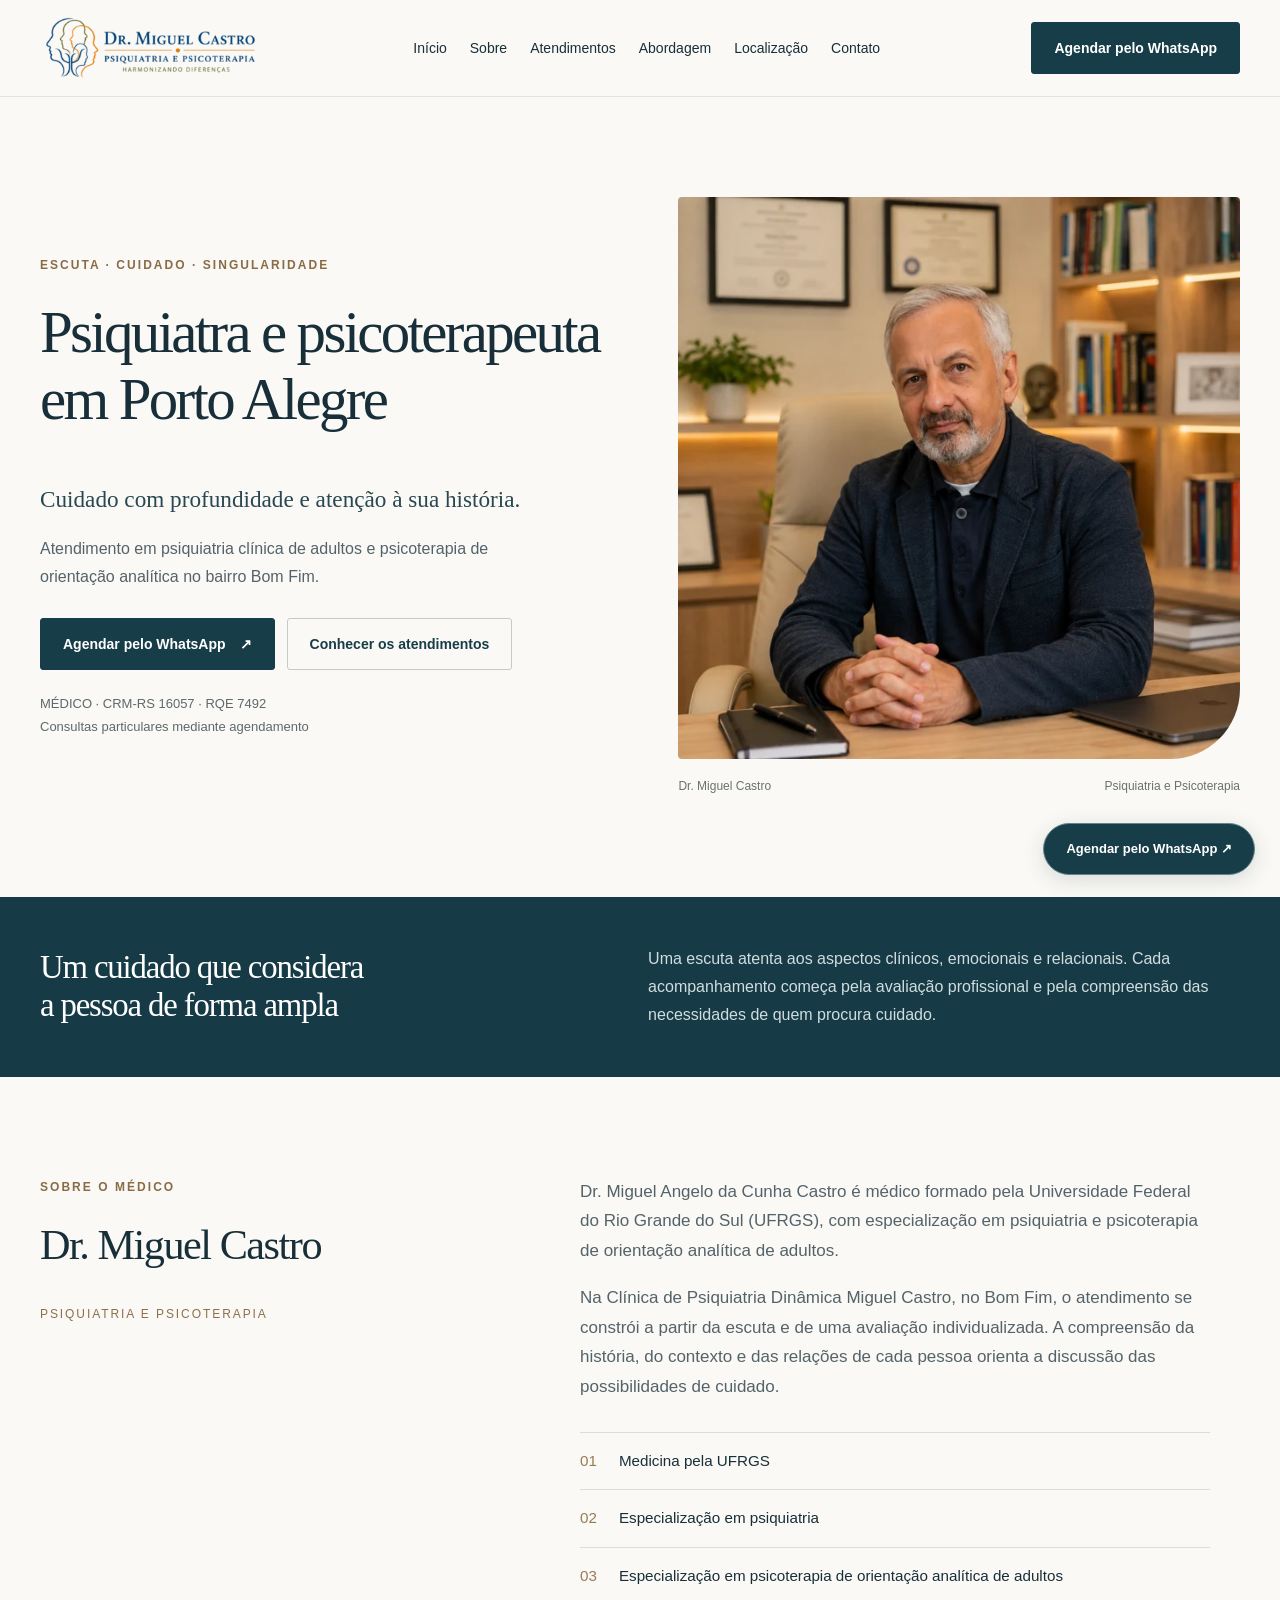
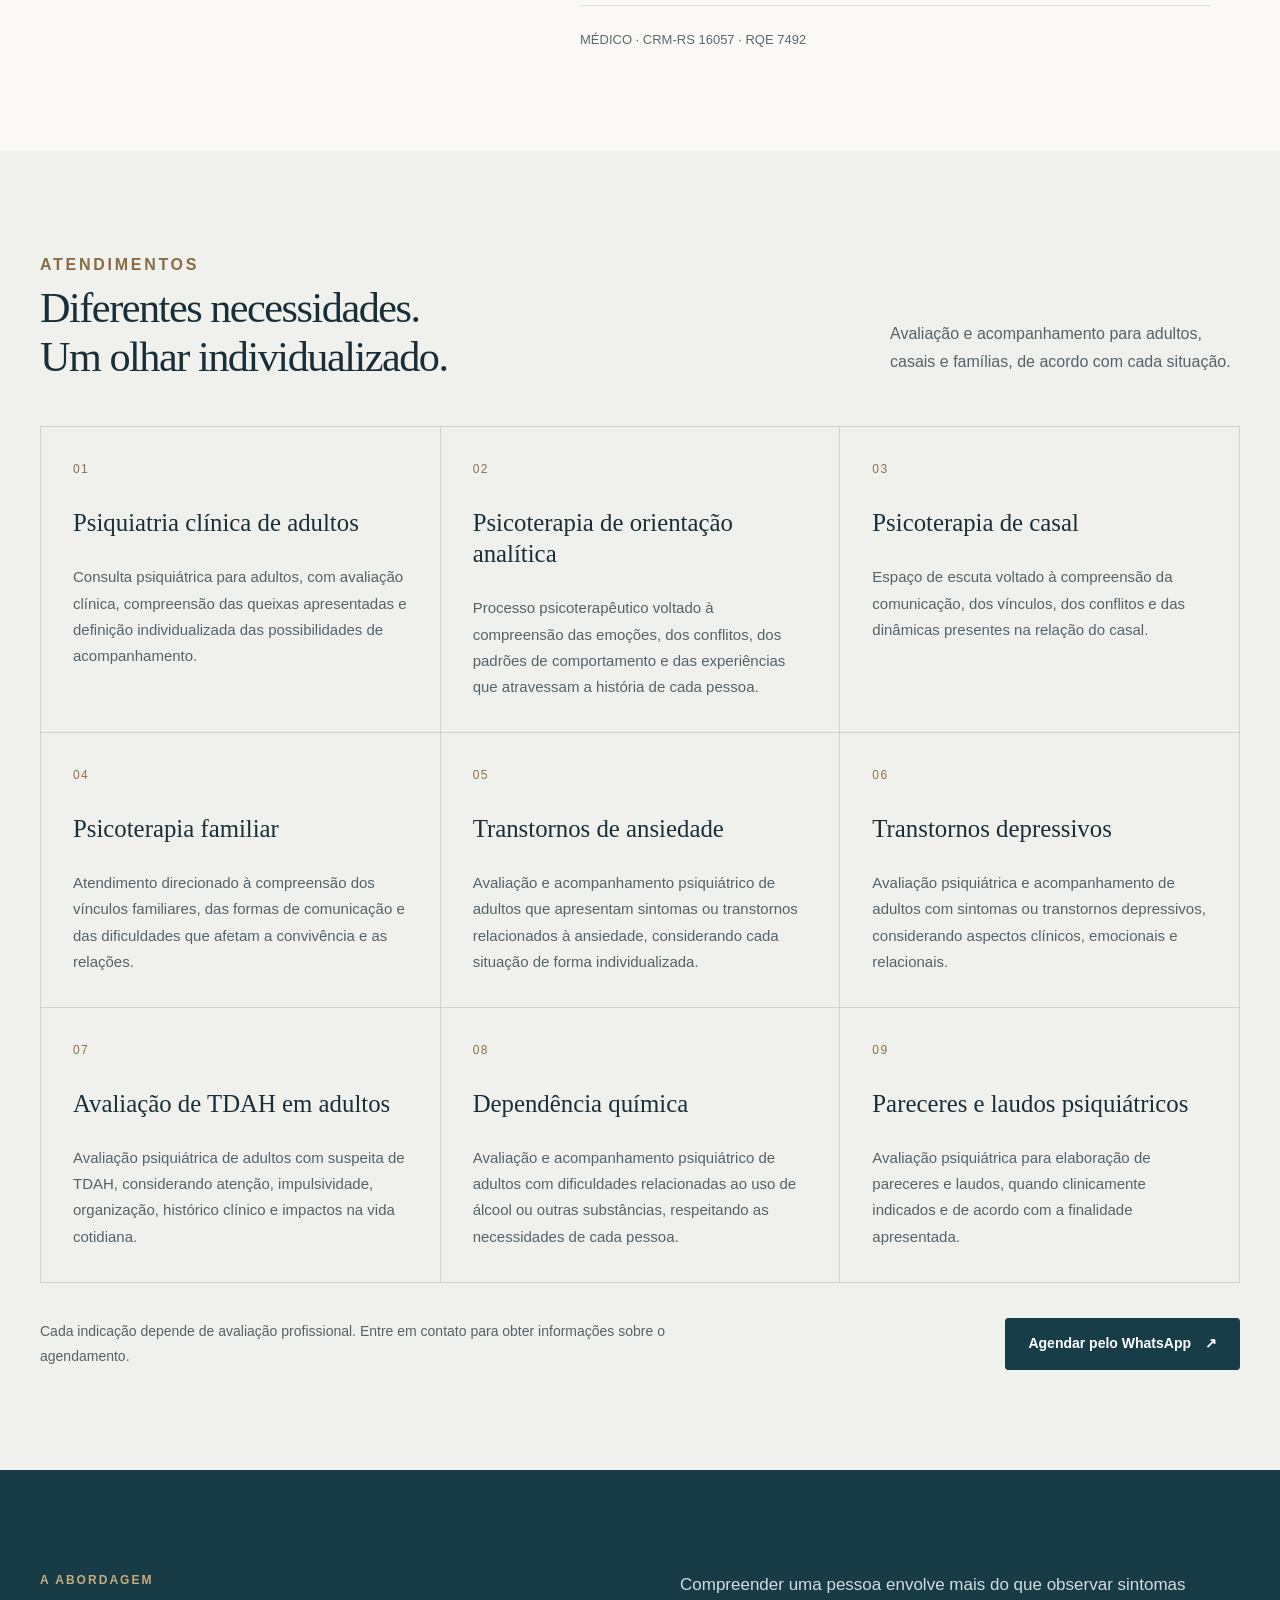
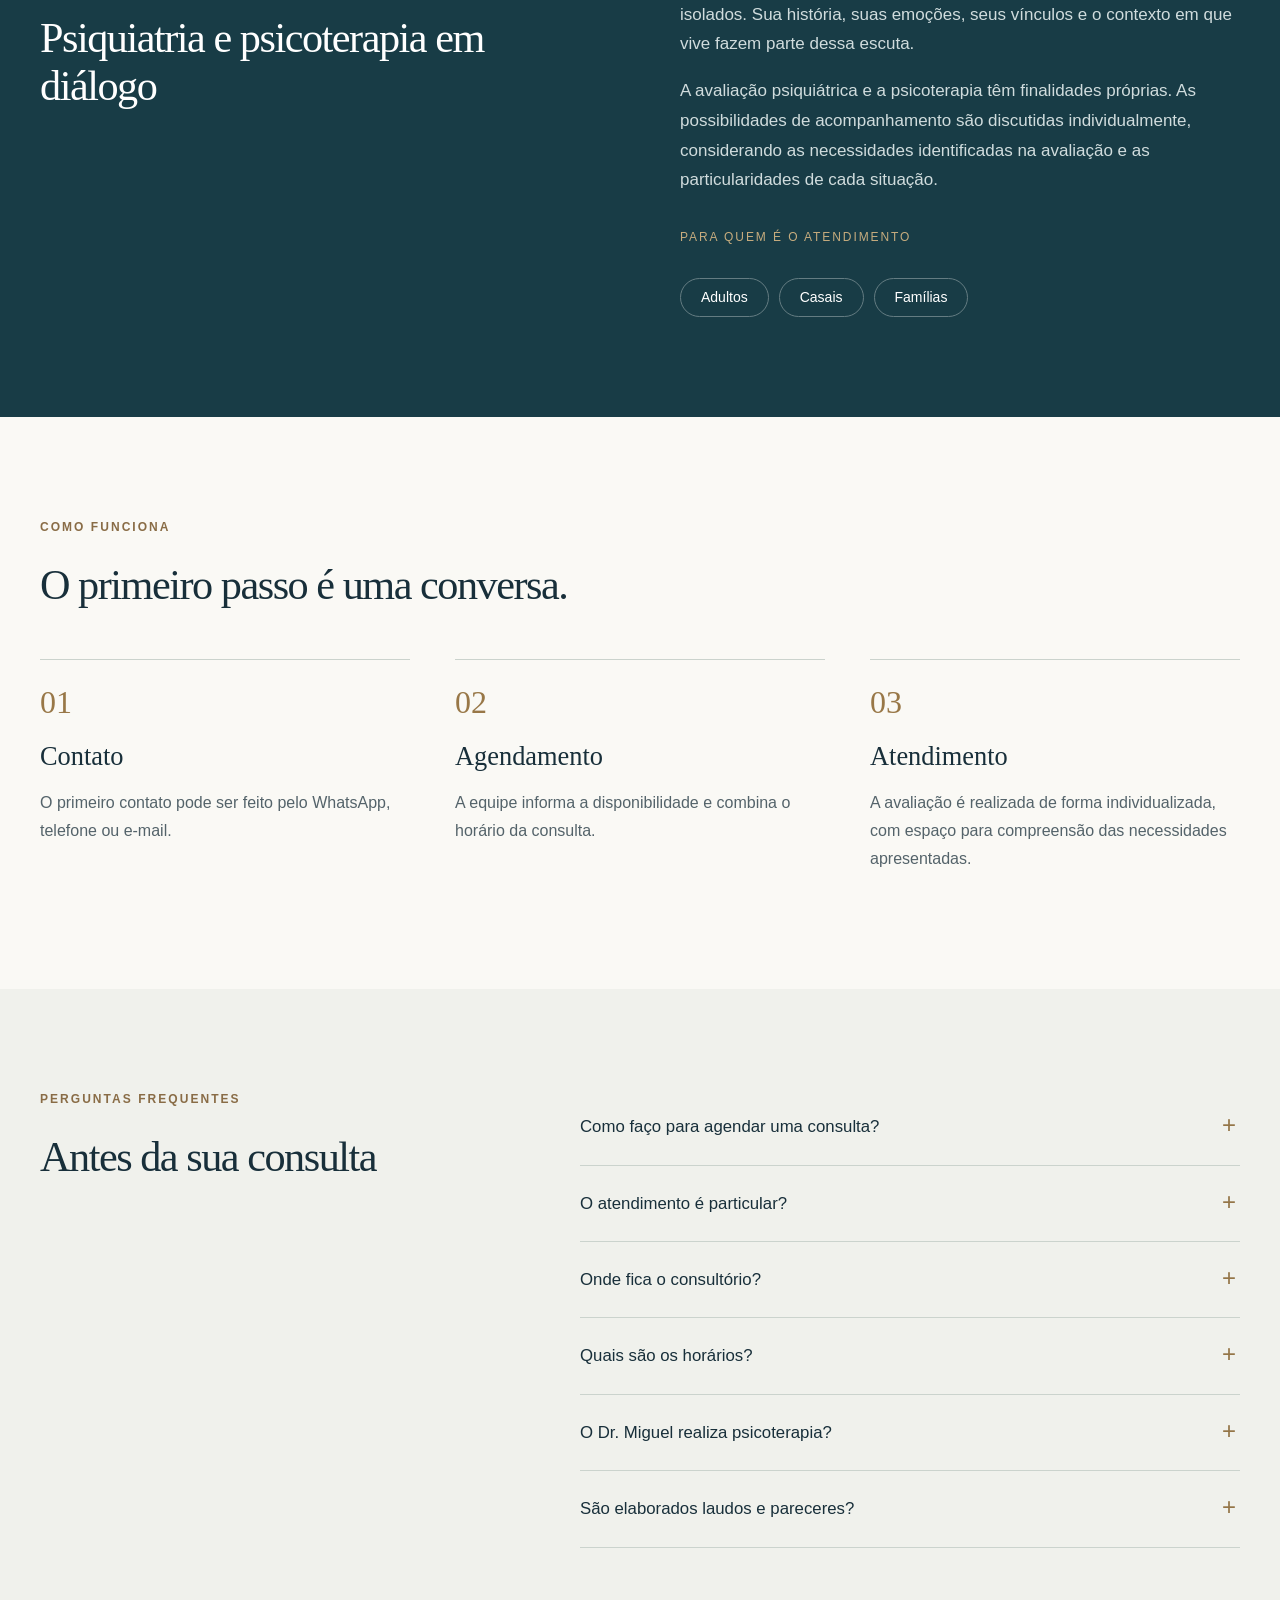
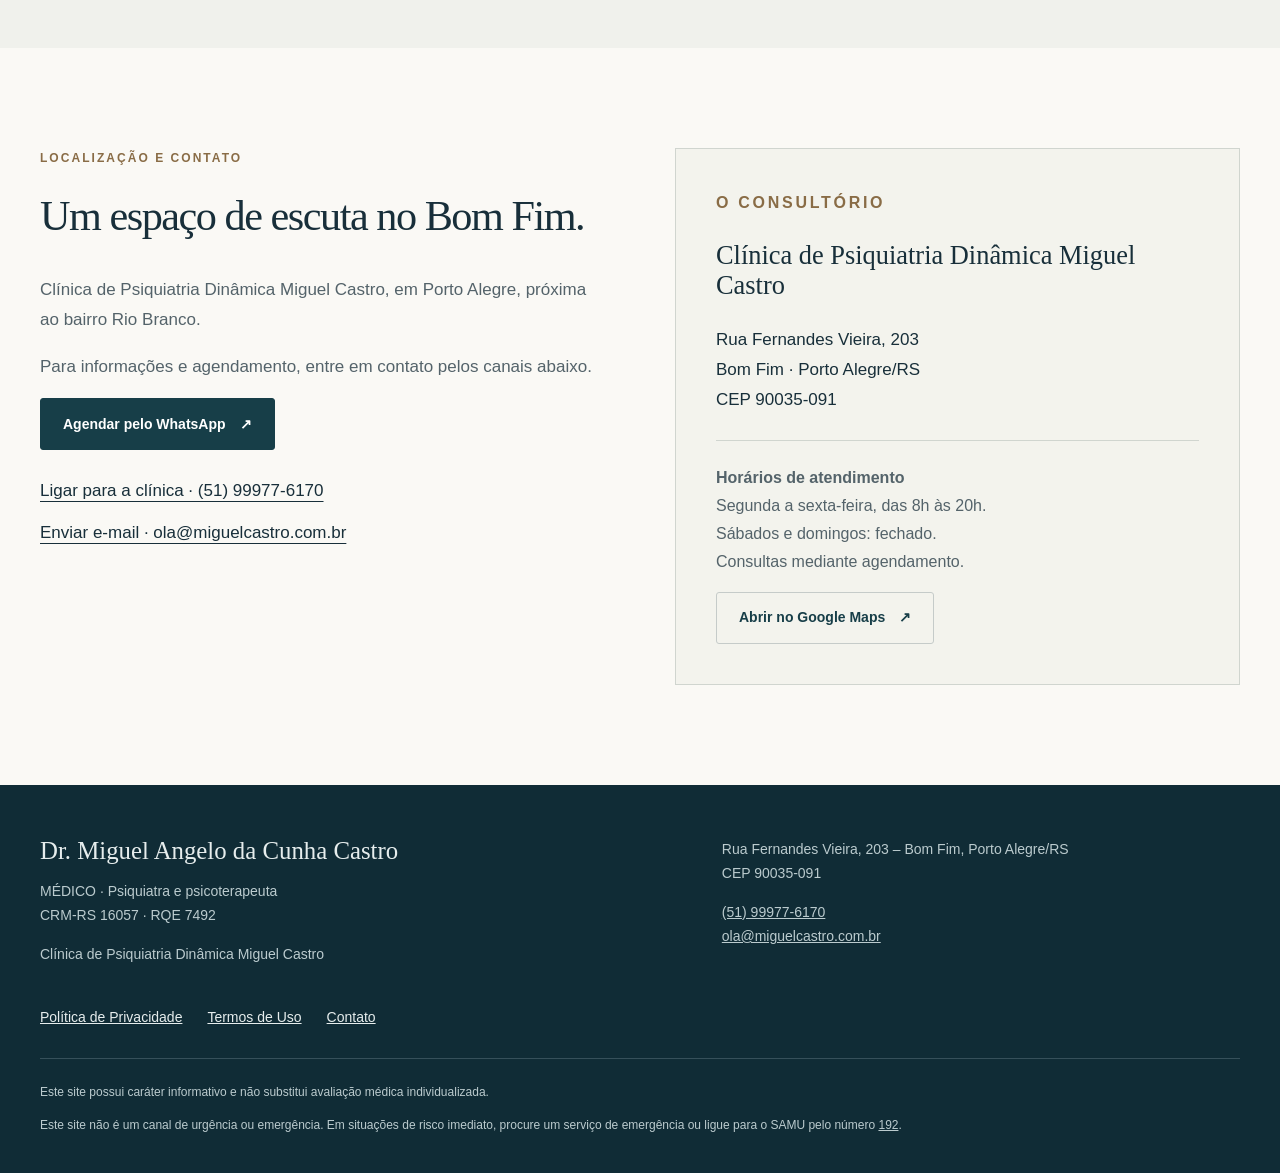
<file: index.html>
<!doctype html><html lang="pt-BR"><head><meta charset="utf-8"><meta name="viewport" content="width=device-width,initial-scale=1"><title>Dr. Miguel Castro | Psiquiatra e Psicoterapeuta em Porto Alegre</title><meta name="description" content="Psiquiatria clínica de adultos e psicoterapia de orientação analítica no bairro Bom Fim, em Porto Alegre. Atendimento particular mediante agendamento."><link rel="canonical" href="https://miguelcastro.com.br/"><link rel="stylesheet" href="/style.css?v=3"><link rel="icon" type="image/svg+xml" href="data:image/svg+xml,%3Csvg xmlns='http://www.w3.org/2000/svg' viewBox='0 0 64 64'%3E%3Crect width='64' height='64' rx='10' fill='%23173b46'/%3E%3Ctext x='32' y='42' font-family='Georgia' font-size='30' text-anchor='middle' fill='%23e8d9ba'%3EMC%3C/text%3E%3C/svg%3E"><script type="application/ld+json">{"@context": "https://schema.org", "@graph": [{"@type": "Physician", "@id": "https://miguelcastro.com.br/#medico", "name": "Dr. Miguel Angelo da Cunha Castro", "medicalSpecialty": "https://schema.org/Psychiatric", "description": "Médico psiquiatra e psicoterapeuta. CRM-RS 16057 · RQE 7492.", "identifier": [{"@type": "PropertyValue", "propertyID": "CRM-RS", "value": "16057"}, {"@type": "PropertyValue", "propertyID": "RQE", "value": "7492"}], "address": {"@type": "PostalAddress", "streetAddress": "Rua Fernandes Vieira, 203", "addressLocality": "Porto Alegre", "addressRegion": "RS", "postalCode": "90035-091", "addressCountry": "BR"}, "telephone": "+5551999776170", "email": "ola@miguelcastro.com.br", "url": "https://miguelcastro.com.br/", "areaServed": "Porto Alegre", "availableLanguage": "pt-BR"}, {"@type": "MedicalClinic", "@id": "https://miguelcastro.com.br/#clinica", "name": "Clínica de Psiquiatria Dinâmica Miguel Castro", "medicalSpecialty": "https://schema.org/Psychiatric", "address": {"@type": "PostalAddress", "streetAddress": "Rua Fernandes Vieira, 203", "addressLocality": "Porto Alegre", "addressRegion": "RS", "postalCode": "90035-091", "addressCountry": "BR"}, "telephone": "+5551999776170", "email": "ola@miguelcastro.com.br", "url": "https://miguelcastro.com.br/", "areaServed": "Porto Alegre", "openingHoursSpecification": [{"@type": "OpeningHoursSpecification", "dayOfWeek": ["Monday", "Tuesday", "Wednesday", "Thursday", "Friday"], "opens": "08:00", "closes": "20:00"}]}]}</script></head><body>
<a class="skip" href="#conteudo">Pular para o conteúdo</a><header><div class="wrap header-row"><a class="brand" href="/#inicio" aria-label="Dr. Miguel Castro — início"><img src="/logo-final.png" width="300" height="100" alt="Dr. Miguel Castro — Psiquiatria e Psicoterapia"></a><button class="menu-toggle" aria-expanded="false" aria-controls="menu">Menu</button><nav id="menu" aria-label="Navegação principal"><a href="#inicio">Início</a><a href="#sobre">Sobre</a><a href="#atendimentos">Atendimentos</a><a href="#abordagem">Abordagem</a><a href="#localizacao">Localização</a><a href="#contato">Contato</a></nav><a class="btn header-cta" data-wa href="https://wa.me/5551999776170">Agendar pelo WhatsApp</a></div></header>
<main id="conteudo"><section class="hero" id="inicio"><div class="wrap hero-grid"><div class="hero-copy"><p class="eyebrow">Escuta · Cuidado · Singularidade</p><h1>Psiquiatra e psicoterapeuta em Porto Alegre</h1><p class="lead">Cuidado com profundidade e atenção à sua história.</p><p class="hero-description">Atendimento em psiquiatria clínica de adultos e psicoterapia de orientação analítica no bairro Bom Fim.</p><div class="actions"><a class="btn" data-wa href="https://wa.me/5551999776170">Agendar pelo WhatsApp <span aria-hidden="true">↗</span></a><a class="btn secondary" href="#atendimentos">Conhecer os atendimentos</a></div><p class="credentials">MÉDICO · CRM-RS 16057 · RQE 7492<br>Consultas particulares mediante agendamento</p></div><div class="hero-photo"><picture><source type="image/webp" srcset="/miguel-640.webp 640w, /miguel-1000.webp 1000w, /miguel-1254.webp 1254w" sizes="(max-width:760px) 100vw, 48vw"><img src="/miguel.jpg" width="1254" height="1254" fetchpriority="high" alt="Dr. Miguel Castro, psiquiatra e psicoterapeuta em seu consultório em Porto Alegre."></picture><div class="photo-caption"><span>Dr. Miguel Castro</span><span>Psiquiatria e Psicoterapia</span></div></div></div></section><section class="intro-strip"><div class="wrap"><h2>Um cuidado que considera<br>a pessoa de forma ampla</h2><p>Uma escuta atenta aos aspectos clínicos, emocionais e relacionais. Cada acompanhamento começa pela avaliação profissional e pela compreensão das necessidades de quem procura cuidado.</p></div></section><section class="section" id="sobre"><div class="wrap split"><div><p class="eyebrow">Sobre o médico</p><h2>Dr. Miguel Castro</h2><p class="section-label">Psiquiatria e Psicoterapia</p></div><div class="about-body"><p>Dr. Miguel Angelo da Cunha Castro é médico formado pela Universidade Federal do Rio Grande do Sul (UFRGS), com especialização em psiquiatria e psicoterapia de orientação analítica de adultos.</p><p>Na Clínica de Psiquiatria Dinâmica Miguel Castro, no Bom Fim, o atendimento se constrói a partir da escuta e de uma avaliação individualizada. A compreensão da história, do contexto e das relações de cada pessoa orienta a discussão das possibilidades de cuidado.</p><div class="qualifications"><div class="qualification"><span>01</span>Medicina pela UFRGS</div><div class="qualification"><span>02</span>Especialização em psiquiatria</div><div class="qualification"><span>03</span>Especialização em psicoterapia de orientação analítica de adultos</div></div><p class="credentials">MÉDICO · CRM-RS 16057 · RQE 7492</p></div></div></section>
<section class="section muted-section" id="atendimentos"><div class="wrap"><div class="section-top"><div><p class="eyebrow">Atendimentos</p><h2>Diferentes necessidades.<br>Um olhar individualizado.</h2></div><p>Avaliação e acompanhamento para adultos, casais e famílias, de acordo com cada situação.</p></div><div class="cards"><article class="card"><span class="number">01</span><h3>Psiquiatria clínica de adultos</h3><p>Consulta psiquiátrica para adultos, com avaliação clínica, compreensão das queixas apresentadas e definição individualizada das possibilidades de acompanhamento.</p></article><article class="card"><span class="number">02</span><h3>Psicoterapia de orientação analítica</h3><p>Processo psicoterapêutico voltado à compreensão das emoções, dos conflitos, dos padrões de comportamento e das experiências que atravessam a história de cada pessoa.</p></article><article class="card"><span class="number">03</span><h3>Psicoterapia de casal</h3><p>Espaço de escuta voltado à compreensão da comunicação, dos vínculos, dos conflitos e das dinâmicas presentes na relação do casal.</p></article><article class="card"><span class="number">04</span><h3>Psicoterapia familiar</h3><p>Atendimento direcionado à compreensão dos vínculos familiares, das formas de comunicação e das dificuldades que afetam a convivência e as relações.</p></article><article class="card"><span class="number">05</span><h3>Transtornos de ansiedade</h3><p>Avaliação e acompanhamento psiquiátrico de adultos que apresentam sintomas ou transtornos relacionados à ansiedade, considerando cada situação de forma individualizada.</p></article><article class="card"><span class="number">06</span><h3>Transtornos depressivos</h3><p>Avaliação psiquiátrica e acompanhamento de adultos com sintomas ou transtornos depressivos, considerando aspectos clínicos, emocionais e relacionais.</p></article><article class="card"><span class="number">07</span><h3>Avaliação de TDAH em adultos</h3><p>Avaliação psiquiátrica de adultos com suspeita de TDAH, considerando atenção, impulsividade, organização, histórico clínico e impactos na vida cotidiana.</p></article><article class="card"><span class="number">08</span><h3>Dependência química</h3><p>Avaliação e acompanhamento psiquiátrico de adultos com dificuldades relacionadas ao uso de álcool ou outras substâncias, respeitando as necessidades de cada pessoa.</p></article><article class="card"><span class="number">09</span><h3>Pareceres e laudos psiquiátricos</h3><p>Avaliação psiquiátrica para elaboração de pareceres e laudos, quando clinicamente indicados e de acordo com a finalidade apresentada.</p></article></div><div class="services-end"><p>Cada indicação depende de avaliação profissional. Entre em contato para obter informações sobre o agendamento.</p><a class="btn" data-wa href="https://wa.me/5551999776170">Agendar pelo WhatsApp <span aria-hidden="true">↗</span></a></div></div></section><section class="section approach" id="abordagem"><div class="wrap split"><div><p class="eyebrow">A abordagem</p><h2>Psiquiatria e psicoterapia em diálogo</h2></div><div><p>Compreender uma pessoa envolve mais do que observar sintomas isolados. Sua história, suas emoções, seus vínculos e o contexto em que vive fazem parte dessa escuta.</p><p>A avaliação psiquiátrica e a psicoterapia têm finalidades próprias. As possibilidades de acompanhamento são discutidas individualmente, considerando as necessidades identificadas na avaliação e as particularidades de cada situação.</p><p class="section-label" style="color:#c6ac7e;margin-top:32px">Para quem é o atendimento</p><div class="audience"><span>Adultos</span><span>Casais</span><span>Famílias</span></div></div></div></section>
<section class="section"><div class="wrap"><p class="eyebrow">Como funciona</p><h2>O primeiro passo é uma conversa.</h2><div class="steps"><article class="step"><span class="step-num">01</span><h3>Contato</h3><p>O primeiro contato pode ser feito pelo WhatsApp, telefone ou e-mail.</p></article><article class="step"><span class="step-num">02</span><h3>Agendamento</h3><p>A equipe informa a disponibilidade e combina o horário da consulta.</p></article><article class="step"><span class="step-num">03</span><h3>Atendimento</h3><p>A avaliação é realizada de forma individualizada, com espaço para compreensão das necessidades apresentadas.</p></article></div></div></section>
<section class="section muted-section"><div class="wrap split"><div><p class="eyebrow">Perguntas frequentes</p><h2>Antes da sua consulta</h2></div><div class="faq"><details><summary>Como faço para agendar uma consulta?</summary><p>O agendamento é realizado pelo WhatsApp ou telefone: <a href="tel:+5551999776170">(51) 99977-6170</a>.</p></details><details><summary>O atendimento é particular?</summary><p>Sim. O atendimento é particular, mediante agendamento.</p></details><details><summary>Onde fica o consultório?</summary><p>Na Rua Fernandes Vieira, 203, no bairro Bom Fim, em Porto Alegre.</p></details><details><summary>Quais são os horários?</summary><p>De segunda a sexta-feira, das 8h às 20h, mediante agendamento. Sábados e domingos: fechado.</p></details><details><summary>O Dr. Miguel realiza psicoterapia?</summary><p>Sim. A atuação inclui psicoterapia de orientação analítica de adultos, além de psicoterapia de casal e familiar.</p></details><details><summary>São elaborados laudos e pareceres?</summary><p>A clínica realiza avaliações para pareceres e laudos psiquiátricos quando clinicamente indicados e conforme a finalidade apresentada.</p></details></div></div></section><section class="section" id="localizacao"><div class="wrap contact-grid"><div><p class="eyebrow">Localização e contato</p><h2>Um espaço de escuta no Bom Fim.</h2><p>Clínica de Psiquiatria Dinâmica Miguel Castro, em Porto Alegre, próxima ao bairro Rio Branco.</p><div id="contato"><p>Para informações e agendamento, entre em contato pelos canais abaixo.</p><div class="actions"><a class="btn" data-wa href="https://wa.me/5551999776170">Agendar pelo WhatsApp <span aria-hidden="true">↗</span></a></div><div class="contact-links"><a href="tel:+5551999776170">Ligar para a clínica · (51) 99977-6170</a><a href="mailto:ola@miguelcastro.com.br">Enviar e-mail · ola@miguelcastro.com.br</a></div></div></div><div class="address-card"><p class="eyebrow">O consultório</p><h3>Clínica de Psiquiatria Dinâmica Miguel Castro</h3><address style="font-style:normal">Rua Fernandes Vieira, 203<br>Bom Fim · Porto Alegre/RS<br>CEP 90035-091</address><div class="hours"><p><strong>Horários de atendimento</strong><br>Segunda a sexta-feira, das 8h às 20h.<br>Sábados e domingos: fechado.<br>Consultas mediante agendamento.</p></div><a class="btn secondary" href="https://www.google.com/maps/search/?api=1&amp;query=Rua%20Fernandes%20Vieira%2C%20203%2C%20Bom%20Fim%2C%20Porto%20Alegre%2C%20RS%2C%2090035-091" target="_blank" rel="noopener noreferrer">Abrir no Google Maps <span aria-hidden="true">↗</span></a></div></div></section></main><footer><div class="wrap"><div class="footer-top"><div><div class="footer-name">Dr. Miguel Angelo da Cunha Castro</div><p>MÉDICO · Psiquiatra e psicoterapeuta<br>CRM-RS 16057 · RQE 7492</p><p>Clínica de Psiquiatria Dinâmica Miguel Castro</p></div><div><p>Rua Fernandes Vieira, 203 – Bom Fim, Porto Alegre/RS<br>CEP 90035-091</p><p><a href="tel:+5551999776170">(51) 99977-6170</a><br><a href="mailto:ola@miguelcastro.com.br">ola@miguelcastro.com.br</a></p></div></div><div class="footer-links"><a href="/privacidade.html">Política de Privacidade</a><a href="/termos.html">Termos de Uso</a><a href="/#contato">Contato</a></div><div class="footer-bottom"><p>Este site possui caráter informativo e não substitui avaliação médica individualizada.</p><p>Este site não é um canal de urgência ou emergência. Em situações de risco imediato, procure um serviço de emergência ou ligue para o SAMU pelo número <a href="tel:192">192</a>.</p></div></div></footer><a class="btn floating" data-wa href="https://wa.me/5551999776170">Agendar pelo WhatsApp ↗</a><div class="mobile-bar"><a class="btn" data-wa href="https://wa.me/5551999776170">Agendar pelo WhatsApp <span aria-hidden="true">↗</span></a></div><script src="/app.js" defer></script></body></html>
</file>
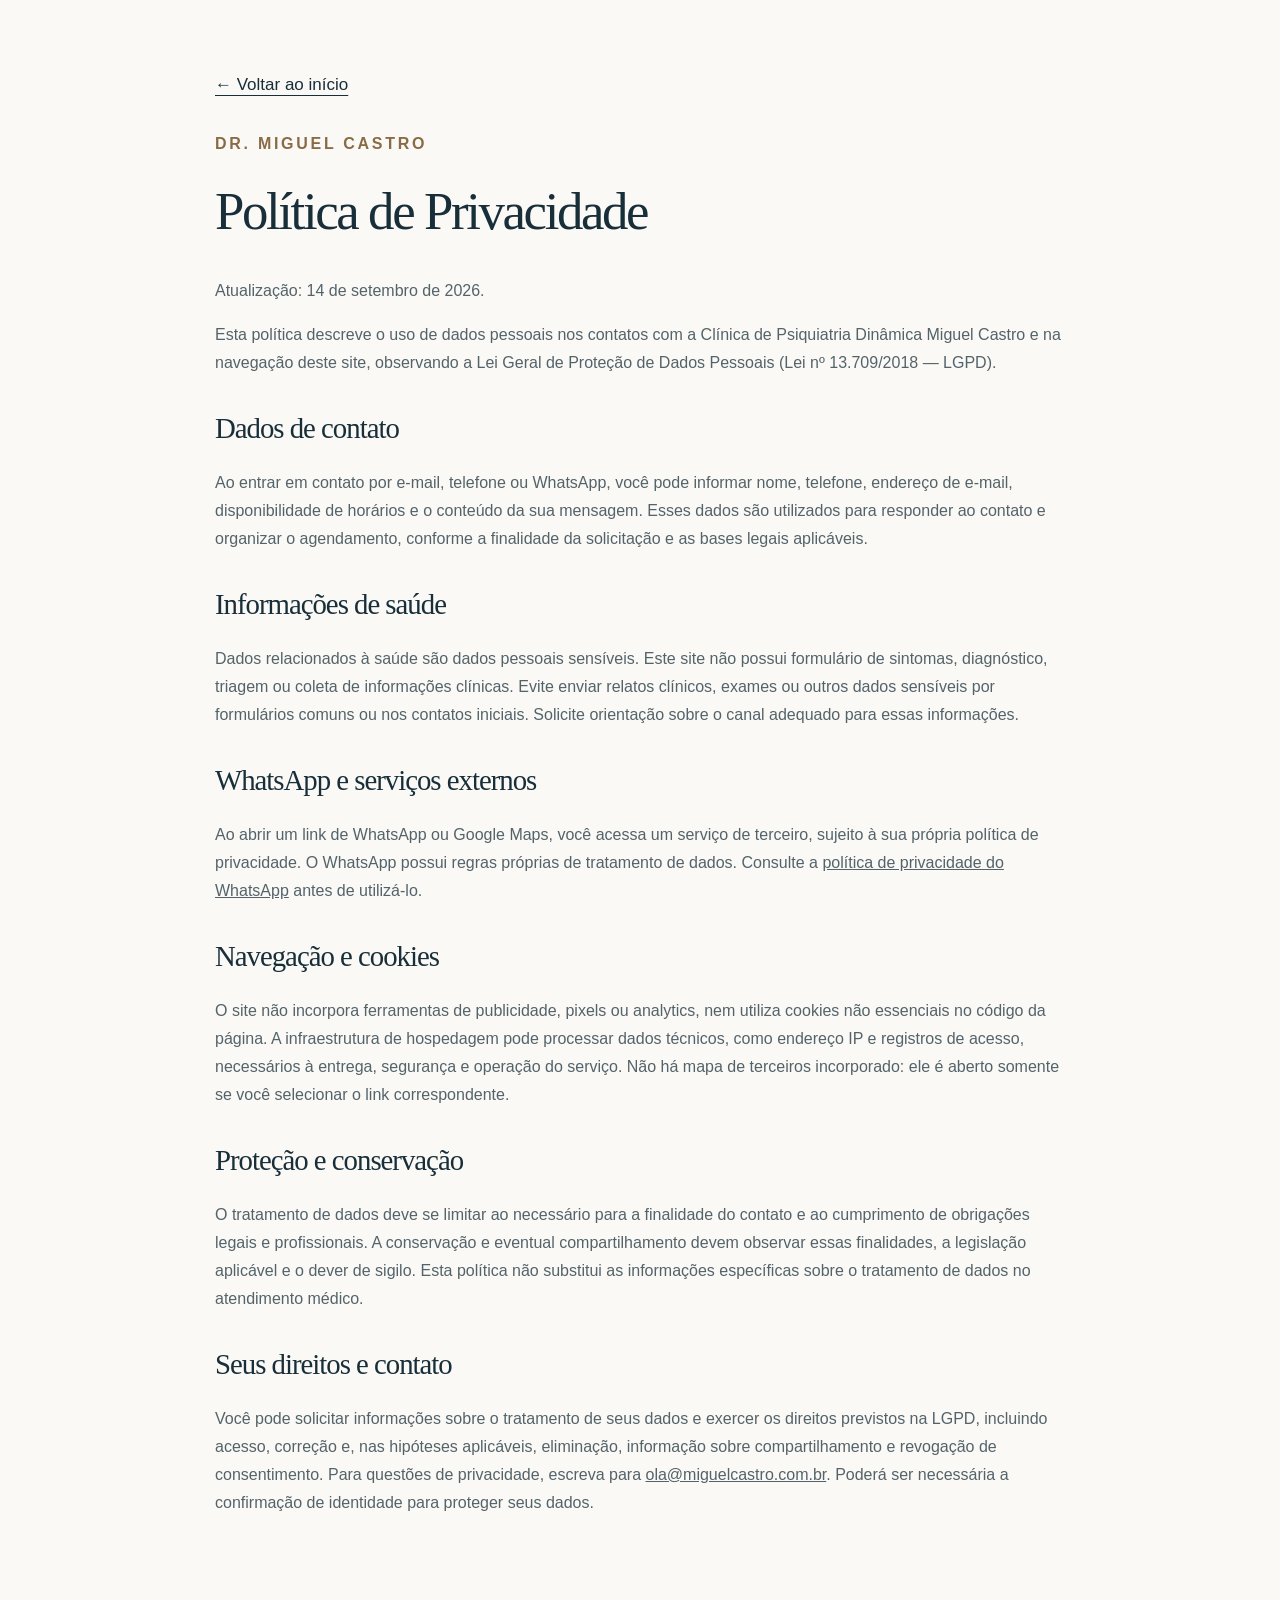
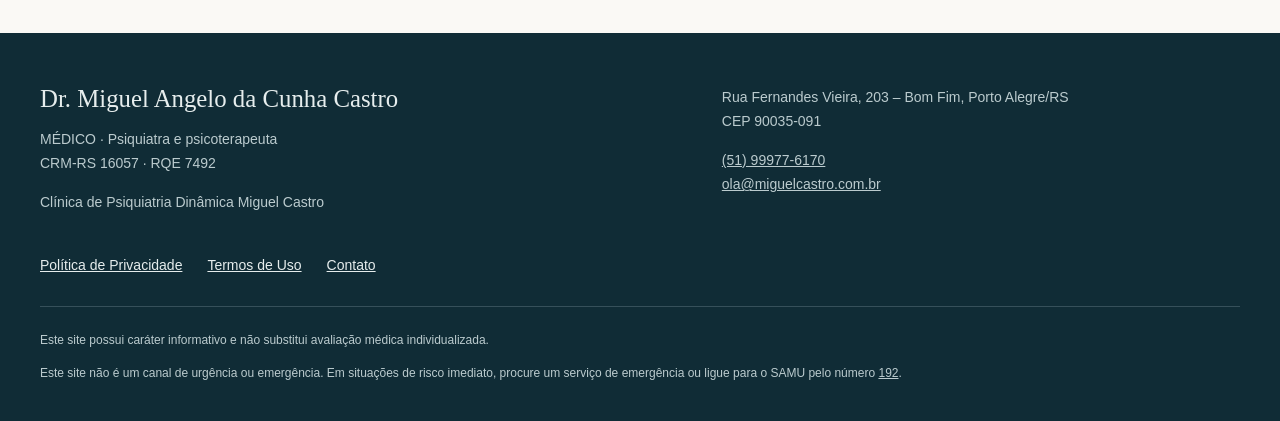
<file: privacidade.html>
<!doctype html><html lang="pt-BR"><head><meta charset="utf-8"><meta name="viewport" content="width=device-width,initial-scale=1"><title>Política de Privacidade | Dr. Miguel Castro</title><meta name="description" content="Psiquiatria clínica de adultos e psicoterapia de orientação analítica no bairro Bom Fim, em Porto Alegre. Atendimento particular mediante agendamento."><link rel="canonical" href="https://miguelcastro.com.br/privacidade.html"><link rel="stylesheet" href="/style.css"><link rel="icon" type="image/svg+xml" href="data:image/svg+xml,%3Csvg xmlns='http://www.w3.org/2000/svg' viewBox='0 0 64 64'%3E%3Crect width='64' height='64' rx='10' fill='%23173b46'/%3E%3Ctext x='32' y='42' font-family='Georgia' font-size='30' text-anchor='middle' fill='%23e8d9ba'%3EMC%3C/text%3E%3C/svg%3E"></head><body><main class="wrap legal"><a class="back" href="/">← Voltar ao início</a><p class="eyebrow">Dr. Miguel Castro</p><h1>Política de Privacidade</h1><p>Atualização: 14 de setembro de 2026.</p><p>Esta política descreve o uso de dados pessoais nos contatos com a Clínica de Psiquiatria Dinâmica Miguel Castro e na navegação deste site, observando a Lei Geral de Proteção de Dados Pessoais (Lei nº 13.709/2018 — LGPD).</p><h2>Dados de contato</h2><p>Ao entrar em contato por e-mail, telefone ou WhatsApp, você pode informar nome, telefone, endereço de e-mail, disponibilidade de horários e o conteúdo da sua mensagem. Esses dados são utilizados para responder ao contato e organizar o agendamento, conforme a finalidade da solicitação e as bases legais aplicáveis.</p><h2>Informações de saúde</h2><p>Dados relacionados à saúde são dados pessoais sensíveis. Este site não possui formulário de sintomas, diagnóstico, triagem ou coleta de informações clínicas. Evite enviar relatos clínicos, exames ou outros dados sensíveis por formulários comuns ou nos contatos iniciais. Solicite orientação sobre o canal adequado para essas informações.</p><h2>WhatsApp e serviços externos</h2><p>Ao abrir um link de WhatsApp ou Google Maps, você acessa um serviço de terceiro, sujeito à sua própria política de privacidade. O WhatsApp possui regras próprias de tratamento de dados. Consulte a <a href="https://www.whatsapp.com/legal/privacy-policy" target="_blank" rel="noopener noreferrer">política de privacidade do WhatsApp</a> antes de utilizá-lo.</p><h2>Navegação e cookies</h2><p>O site não incorpora ferramentas de publicidade, pixels ou analytics, nem utiliza cookies não essenciais no código da página. A infraestrutura de hospedagem pode processar dados técnicos, como endereço IP e registros de acesso, necessários à entrega, segurança e operação do serviço. Não há mapa de terceiros incorporado: ele é aberto somente se você selecionar o link correspondente.</p><h2>Proteção e conservação</h2><p>O tratamento de dados deve se limitar ao necessário para a finalidade do contato e ao cumprimento de obrigações legais e profissionais. A conservação e eventual compartilhamento devem observar essas finalidades, a legislação aplicável e o dever de sigilo. Esta política não substitui as informações específicas sobre o tratamento de dados no atendimento médico.</p><h2>Seus direitos e contato</h2><p>Você pode solicitar informações sobre o tratamento de seus dados e exercer os direitos previstos na LGPD, incluindo acesso, correção e, nas hipóteses aplicáveis, eliminação, informação sobre compartilhamento e revogação de consentimento. Para questões de privacidade, escreva para <a href="mailto:ola@miguelcastro.com.br">ola@miguelcastro.com.br</a>. Poderá ser necessária a confirmação de identidade para proteger seus dados.</p></main><footer><div class="wrap"><div class="footer-top"><div><div class="footer-name">Dr. Miguel Angelo da Cunha Castro</div><p>MÉDICO · Psiquiatra e psicoterapeuta<br>CRM-RS 16057 · RQE 7492</p><p>Clínica de Psiquiatria Dinâmica Miguel Castro</p></div><div><p>Rua Fernandes Vieira, 203 – Bom Fim, Porto Alegre/RS<br>CEP 90035-091</p><p><a href="tel:+5551999776170">(51) 99977-6170</a><br><a href="mailto:ola@miguelcastro.com.br">ola@miguelcastro.com.br</a></p></div></div><div class="footer-links"><a href="/privacidade.html">Política de Privacidade</a><a href="/termos.html">Termos de Uso</a><a href="/#contato">Contato</a></div><div class="footer-bottom"><p>Este site possui caráter informativo e não substitui avaliação médica individualizada.</p><p>Este site não é um canal de urgência ou emergência. Em situações de risco imediato, procure um serviço de emergência ou ligue para o SAMU pelo número <a href="tel:192">192</a>.</p></div></div></footer></body></html>
</file>
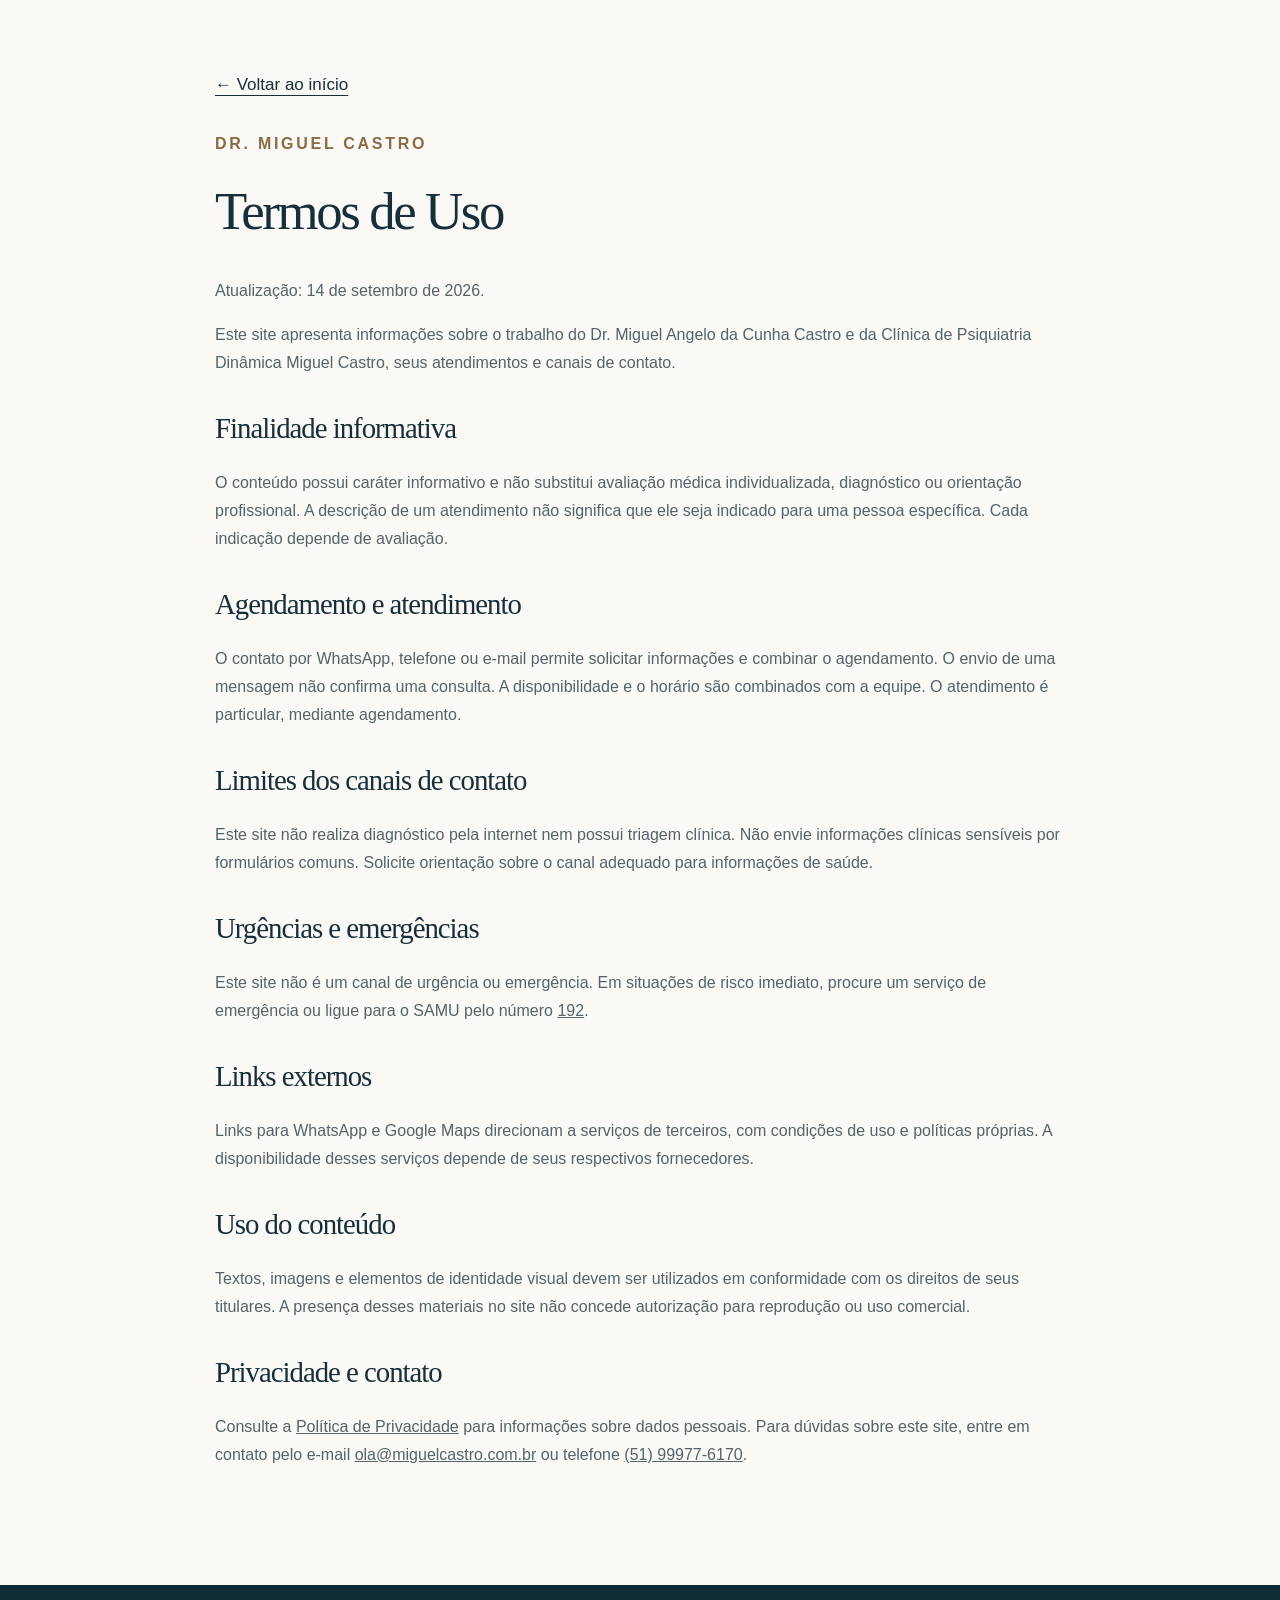
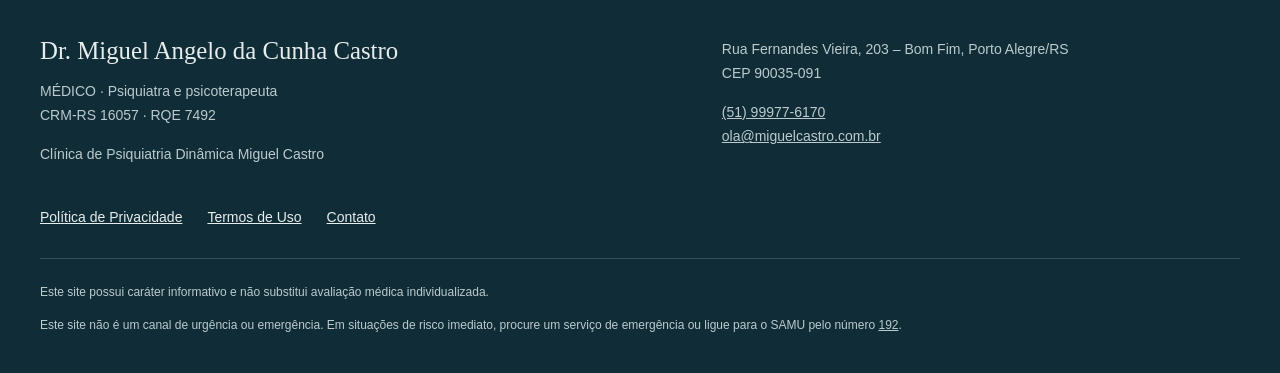
<file: termos.html>
<!doctype html><html lang="pt-BR"><head><meta charset="utf-8"><meta name="viewport" content="width=device-width,initial-scale=1"><title>Termos de Uso | Dr. Miguel Castro</title><meta name="description" content="Psiquiatria clínica de adultos e psicoterapia de orientação analítica no bairro Bom Fim, em Porto Alegre. Atendimento particular mediante agendamento."><link rel="canonical" href="https://miguelcastro.com.br/termos.html"><link rel="stylesheet" href="/style.css"><link rel="icon" type="image/svg+xml" href="data:image/svg+xml,%3Csvg xmlns='http://www.w3.org/2000/svg' viewBox='0 0 64 64'%3E%3Crect width='64' height='64' rx='10' fill='%23173b46'/%3E%3Ctext x='32' y='42' font-family='Georgia' font-size='30' text-anchor='middle' fill='%23e8d9ba'%3EMC%3C/text%3E%3C/svg%3E"></head><body><main class="wrap legal"><a class="back" href="/">← Voltar ao início</a><p class="eyebrow">Dr. Miguel Castro</p><h1>Termos de Uso</h1><p>Atualização: 14 de setembro de 2026.</p><p>Este site apresenta informações sobre o trabalho do Dr. Miguel Angelo da Cunha Castro e da Clínica de Psiquiatria Dinâmica Miguel Castro, seus atendimentos e canais de contato.</p><h2>Finalidade informativa</h2><p>O conteúdo possui caráter informativo e não substitui avaliação médica individualizada, diagnóstico ou orientação profissional. A descrição de um atendimento não significa que ele seja indicado para uma pessoa específica. Cada indicação depende de avaliação.</p><h2>Agendamento e atendimento</h2><p>O contato por WhatsApp, telefone ou e-mail permite solicitar informações e combinar o agendamento. O envio de uma mensagem não confirma uma consulta. A disponibilidade e o horário são combinados com a equipe. O atendimento é particular, mediante agendamento.</p><h2>Limites dos canais de contato</h2><p>Este site não realiza diagnóstico pela internet nem possui triagem clínica. Não envie informações clínicas sensíveis por formulários comuns. Solicite orientação sobre o canal adequado para informações de saúde.</p><h2>Urgências e emergências</h2><p>Este site não é um canal de urgência ou emergência. Em situações de risco imediato, procure um serviço de emergência ou ligue para o SAMU pelo número <a href="tel:192">192</a>.</p><h2>Links externos</h2><p>Links para WhatsApp e Google Maps direcionam a serviços de terceiros, com condições de uso e políticas próprias. A disponibilidade desses serviços depende de seus respectivos fornecedores.</p><h2>Uso do conteúdo</h2><p>Textos, imagens e elementos de identidade visual devem ser utilizados em conformidade com os direitos de seus titulares. A presença desses materiais no site não concede autorização para reprodução ou uso comercial.</p><h2>Privacidade e contato</h2><p>Consulte a <a href="/privacidade.html">Política de Privacidade</a> para informações sobre dados pessoais. Para dúvidas sobre este site, entre em contato pelo e-mail <a href="mailto:ola@miguelcastro.com.br">ola@miguelcastro.com.br</a> ou telefone <a href="tel:+5551999776170">(51) 99977-6170</a>.</p></main><footer><div class="wrap"><div class="footer-top"><div><div class="footer-name">Dr. Miguel Angelo da Cunha Castro</div><p>MÉDICO · Psiquiatra e psicoterapeuta<br>CRM-RS 16057 · RQE 7492</p><p>Clínica de Psiquiatria Dinâmica Miguel Castro</p></div><div><p>Rua Fernandes Vieira, 203 – Bom Fim, Porto Alegre/RS<br>CEP 90035-091</p><p><a href="tel:+5551999776170">(51) 99977-6170</a><br><a href="mailto:ola@miguelcastro.com.br">ola@miguelcastro.com.br</a></p></div></div><div class="footer-links"><a href="/privacidade.html">Política de Privacidade</a><a href="/termos.html">Termos de Uso</a><a href="/#contato">Contato</a></div><div class="footer-bottom"><p>Este site possui caráter informativo e não substitui avaliação médica individualizada.</p><p>Este site não é um canal de urgência ou emergência. Em situações de risco imediato, procure um serviço de emergência ou ligue para o SAMU pelo número <a href="tel:192">192</a>.</p></div></div></footer></body></html>
</file>
<file: style.css>
*{box-sizing:border-box}html{scroll-behavior:smooth;scroll-padding-top:110px}body{margin:0;background:#faf9f5;color:#182f3a;font:17px/1.75 Arial,Helvetica,sans-serif}a{color:inherit}button{font:inherit}img{max-width:100%;display:block}h1,h2,h3,p{margin-top:0}h1,h2,h3{font-family:Georgia,'Times New Roman',serif;font-weight:400;line-height:1.15}h1{font-size:clamp(2.6rem,4.6vw,4.6rem);letter-spacing:-.045em}h2{font-size:clamp(2.1rem,3.3vw,3.4rem);letter-spacing:-.035em}h3{font-size:1.65rem}p{color:#54636a}.wrap{width:min(1200px,calc(100% - 80px));margin:auto}.eyebrow{text-transform:uppercase;letter-spacing:.17em;font-size:.75rem;font-weight:700;color:#896c46;margin-bottom:23px}.btn{display:inline-flex;align-items:center;justify-content:center;gap:14px;min-height:52px;padding:13px 22px;text-decoration:none;background:#173e48;color:white;border:1px solid #173e48;border-radius:3px;font-size:.875rem;font-weight:600;line-height:1.5;transition:background .2s,transform .2s}.btn:hover{background:#24545f;transform:translateY(-2px)}.btn.secondary{background:transparent;color:#173e48;border-color:#c5cbc9}.actions{display:flex;gap:12px;flex-wrap:wrap}.skip{position:fixed;left:20px;top:-100px;z-index:100;background:white;padding:15px}.skip:focus{top:15px}:focus-visible{outline:3px solid #b28035;outline-offset:5px}header{position:sticky;top:0;z-index:20;background:#faf9f5f5;border-bottom:1px solid #e4e5df;backdrop-filter:blur(12px)}.header-row{min-height:96px;display:flex;align-items:center;gap:32px;justify-content:space-between}.brand{text-decoration:none;flex-shrink:0}.brand img{width:222px;height:auto}nav{display:flex;gap:23px;align-items:center}nav a{font-size:.875rem;text-decoration:none}nav a:hover{color:#956d37}.menu-toggle{display:none}.hero{padding:100px 0}.hero-grid{display:grid;grid-template-columns:1.03fr 1fr;gap:60px;align-items:center}.hero-copy{padding:0}.hero .lead{font-family:Georgia,serif;font-size:1.45rem;line-height:1.4;color:#294752;margin-bottom:20px}.hero-description{max-width:480px;font-size:1rem}.hero-photo{position:relative}.hero-photo img{width:100%;height:auto;aspect-ratio:1;object-fit:contain;border-radius:4px 4px 70px 4px}.photo-caption{display:flex;justify-content:space-between;gap:20px;font-size:.75rem;color:#69736f;padding-top:17px}.credentials{font-size:.8125rem;margin:23px 0 0;color:#5d696c}.hero .actions{margin-top:27px}.intro-strip{background:#173b46;color:white;padding:48px 0}.intro-strip .wrap{display:grid;grid-template-columns:1fr 1.1fr;gap:70px;align-items:center}.intro-strip h2{font-size:2.05rem;margin:0}.intro-strip p{color:#d0dddf;margin:0;font-size:1rem}.section{padding:100px 0}.split{display:grid;grid-template-columns:.8fr 1.2fr;gap:100px}.section-label{font-size:.75rem;text-transform:uppercase;letter-spacing:.16em;color:#8d704a}.about-body{max-width:630px}.qualifications{border-top:1px solid #d9ded9;margin-top:30px}.qualification{padding:15px 0;border-bottom:1px solid #d9ded9;display:flex;gap:22px;font-size:.95rem}.qualification span{color:#967b54}.muted-section{background:#f0f1ec}.section-top{display:flex;gap:50px;justify-content:space-between;align-items:end;margin-bottom:45px}.section-top h2{max-width:600px;margin-bottom:0}.section-top p{max-width:350px;margin-bottom:5px;font-size:1rem}.cards{display:grid;grid-template-columns:repeat(3,1fr);gap:0;border-top:1px solid #cbd3cd;border-left:1px solid #cbd3cd}.card{padding:32px;border-bottom:1px solid #cbd3cd;border-right:1px solid #cbd3cd;transition:background .2s}.card:hover{background:#fafbf7}.card .number{font-size:.75rem;letter-spacing:.12em;color:#8c704a;display:block;margin-bottom:28px}.card h3{font-size:1.55rem;line-height:1.25}.card p{font-size:.9375rem;margin:0}.services-end{display:flex;align-items:center;justify-content:space-between;gap:40px;margin-top:35px}.services-end p{font-size:.875rem;max-width:640px;margin:0}.approach{background:#183c46;color:#fff}.approach p{color:#d0dcdd}.approach .eyebrow{color:#c6ac7e}.approach .split{grid-template-columns:1fr 1fr;gap:80px}.audience{display:flex;gap:10px;flex-wrap:wrap;margin-top:30px}.audience span{border:1px solid #647c82;padding:6px 20px;border-radius:30px;font-size:.875rem}.steps{display:grid;grid-template-columns:repeat(3,1fr);gap:45px;margin-top:50px}.step{border-top:1px solid #cbd3cd;padding-top:24px}.step-num{font:2rem Georgia,serif;color:#987747}.step h3{margin:18px 0}.step p{font-size:1rem}.faq{max-width:760px}details{border-bottom:1px solid #cbd3cd}summary{cursor:pointer;padding:23px 35px 23px 0;font-size:1.05rem;position:relative;list-style:none}summary::-webkit-details-marker{display:none}summary:after{content:'+';position:absolute;right:4px;font-size:1.5rem;top:15px;color:#947547}details[open] summary:after{content:'−'}details p{font-size:1rem;padding-right:25px}.contact-grid{display:grid;grid-template-columns:1fr 1fr;gap:70px}.address-card{border:1px solid #d0d5cf;padding:40px;background:#f3f3ed}.address-card h3{margin-bottom:25px}.address-card p{font-size:1rem}.contact-links{display:grid;gap:12px;margin-top:26px}.contact-links a{text-underline-offset:5px;overflow-wrap:anywhere}.hours{border-top:1px solid #d0d5cf;padding-top:23px;margin-top:25px}footer{background:#102c36;color:#e6eded;padding:52px 0 25px}footer p{color:#bbcbce;font-size:.875rem}footer .footer-top{display:grid;grid-template-columns:1.2fr 1fr;gap:60px}.footer-name{font:1.55rem Georgia,serif;margin-bottom:14px}.footer-links{display:flex;gap:25px;flex-wrap:wrap;margin:25px 0;font-size:.875rem}.footer-bottom{border-top:1px solid #36505a;padding-top:23px;margin-top:28px}.footer-bottom p{font-size:.75rem;max-width:950px}.floating{position:fixed;right:25px;bottom:25px;z-index:15;box-shadow:0 5px 22px #102c3624;border:1px solid #64838a;border-radius:28px;font-size:.8125rem}.mobile-bar{display:none}.legal{max-width:850px;padding:70px 0 100px;min-height:70vh}.legal h1{font-size:3.3rem}.legal h2{font-size:1.8rem;margin-top:35px}.legal p,.legal li{font-size:1rem}.back{display:inline-block;margin-bottom:30px;text-underline-offset:5px}
@media(max-width:1100px){.wrap{width:calc(100% - 48px)}nav{gap:13px}.header-row{gap:20px}.brand img{width:185px}nav a{font-size:.8125rem}.header-cta{display:none}.hero-grid{gap:35px}.split{gap:50px}.card{padding:26px}}
@media(max-width:760px){html{scroll-padding-top:95px}.wrap{width:calc(100% - 40px)}.header-row{min-height:80px}.brand img{width:190px}.menu-toggle{display:block;background:transparent;border:1px solid #a8b7b9;padding:8px 15px;border-radius:3px;font-size:.875rem;min-height:44px}nav{display:none;position:absolute;top:80px;left:0;right:0;background:#faf9f5;padding:20px;box-shadow:0 10px 20px #122c3612;flex-direction:column;align-items:stretch;gap:0}nav.open{display:flex}nav a{font-size:1rem;padding:12px}.hero{padding:64px 0}.hero-grid,.intro-strip .wrap,.split,.approach .split,.contact-grid,footer .footer-top{grid-template-columns:1fr;gap:30px}.hero-copy{padding:0}h1{font-size:2.8rem;letter-spacing:-.04em}.hero .lead{font-size:1.35rem}.eyebrow{margin-bottom:18px}.hero .actions{flex-direction:column}.hero-photo img{border-radius:3px 3px 45px 3px}.photo-caption{font-size:.75rem}.intro-strip{padding:35px 0}.intro-strip .wrap{gap:20px}.section{padding:64px 0}.section-top{display:block}.section-top p{margin-top:25px}.cards,.steps{grid-template-columns:1fr}.card{padding:28px}.card .number{margin-bottom:16px}.card h3{font-size:1.5rem}.services-end{flex-direction:column;align-items:stretch;gap:22px}.steps{gap:23px;margin-top:30px}.step h3{margin:10px 0}.address-card{padding:26px}.floating{display:none}.mobile-bar{display:block;position:fixed;bottom:0;left:0;right:0;background:#faf9f5;padding:9px 20px calc(9px + env(safe-area-inset-bottom));z-index:25;border-top:1px solid #d0d5cf}.mobile-bar a{width:100%}footer{padding-bottom:105px}.legal h1{font-size:2.6rem}.legal{padding-top:40px}.section-label{margin-bottom:10px}.contact-grid .actions .btn{width:100%}}
@media(prefers-reduced-motion:reduce){html{scroll-behavior:auto}*,*:before,*:after{transition:none!important;animation:none!important}}
</file>
